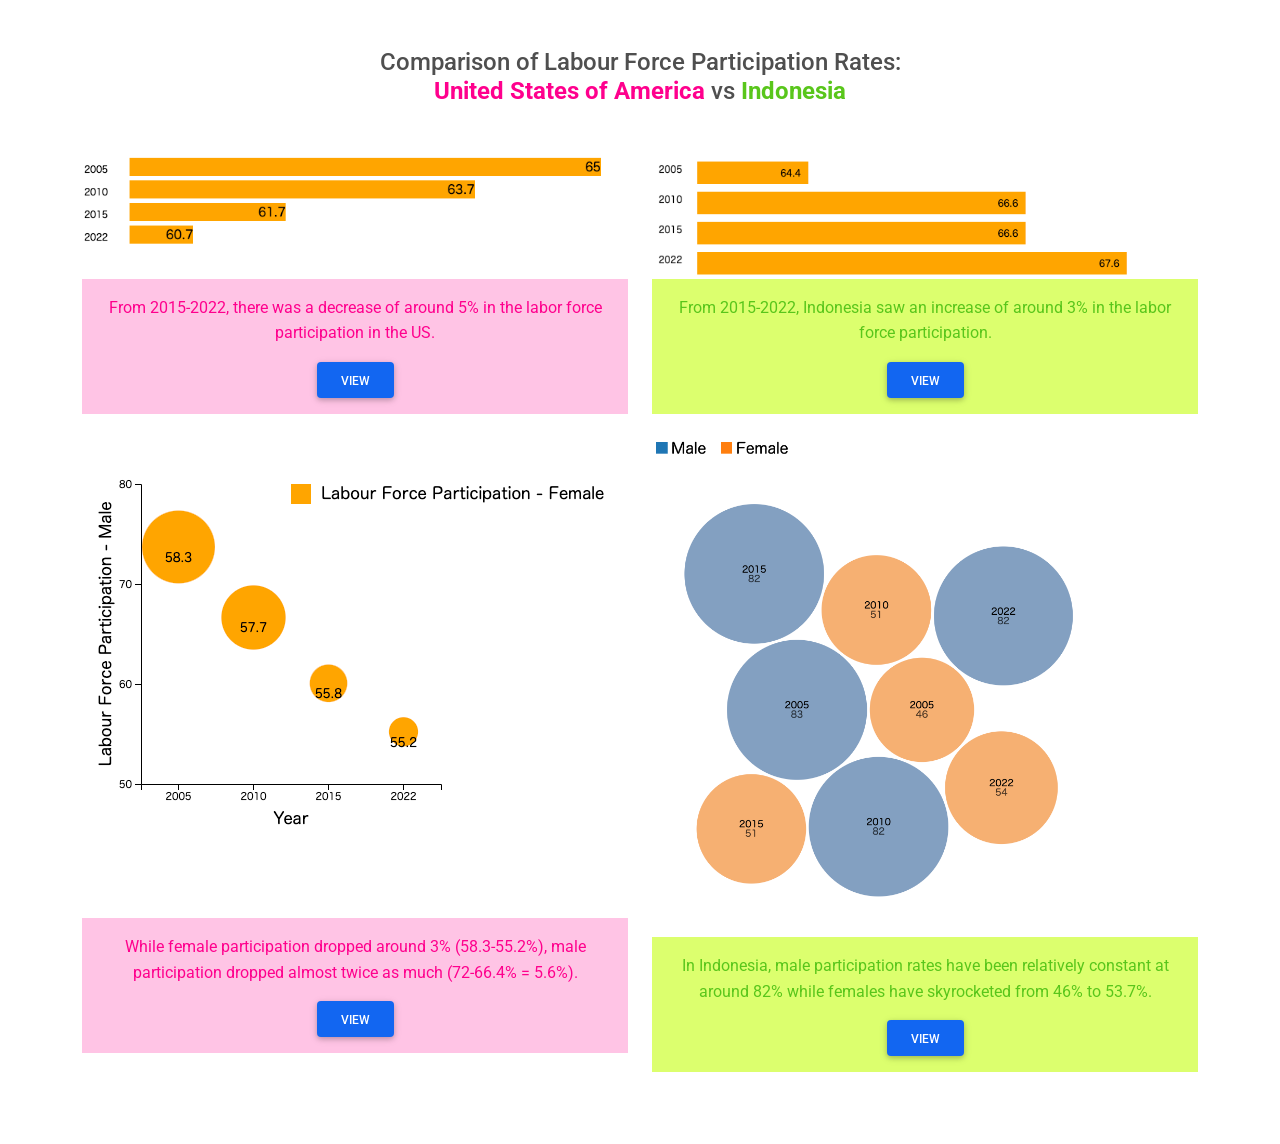
<file: index.html>
<!DOCTYPE html>
<html lang="en">
<head>
    <meta charset="UTF-8" />
    <meta name="viewport" content="width=device-width, initial-scale=1, shrink-to-fit=no" />
    <meta http-equiv="x-ua-compatible" content="ie=edge" />
    <title>Labour Force Comparison</title>
    <!-- Font Awesome -->
    <link rel="stylesheet" href="https://use.fontawesome.com/releases/v5.11.2/css/all.css" />
    <!-- Google Fonts Roboto -->
    <link rel="stylesheet" href="https://fonts.googleapis.com/css2?family=Roboto:wght@300;400;500;700&display=swap" />
    <!-- MDB -->
    <link rel="stylesheet" href="css/mdb.min.css" />
    <!-- Custom styles -->
    <link rel="stylesheet" href="css/style.css" />
</head>
<body>
  <!--Main layout-->
  <main class="my-5">
    <div class="container">
      <!--Section: Content-->
      <section class="text-center">
        <h4 class="mb-5">
          Comparison of Labour Force Participation Rates:<br>
          <strong style="color: rgba(255, 0, 141, 1);">United States of America</strong> 
            vs <strong style="color: rgba(89, 198, 27, 1)">Indonesia</strong></h4>
        <div class="row">
          <div class="col-lg-6 mb-4">
            <div class="card1">
              <div class="bg-image hover-overlay ripple" data-mdb-ripple-color="light">
                <img src="img/div_bars.png" class="img-fluid" />
                <a href="#!">
                  <div class="mask" style="background-color: rgba(251, 251, 251, 0.15);"></div>
                </a>
              </div>
              <div class="card-body">
                <!-- <h5 class="card-title">Labour force participation - Total</h5> -->
                <p class="card-text">
                  From 2015-2022, there was a decrease of around 5% in the labor force participation in the US.
                </p>
                <a href="html/div_bars.html" class="btn btn-primary">View</a>
              </div>
            </div>
          </div>

          <div class="col-lg-6 mb-4">
            <div class="card2">
              <div class="bg-image hover-overlay ripple" data-mdb-ripple-color="light">
                <img src="img/svg_bars.png" class="img-fluid" />
                <a href="#!">
                  <div class="mask" style="background-color: rgba(251, 251, 251, 0.15);"></div>
                </a>
              </div>
              <div class="card-body">
                <!-- <h5 class="card-title">Labour force participation - Total</h5> -->
                <p class="card-text">
                  From 2015-2022, Indonesia saw an increase of around 3% in the labor force participation.
                </p>
                <a href="html/svg_bars.html" class="btn btn-primary">View</a>
              </div>
            </div>
          </div>
        </div>

        <div class="row">
          <div class="col-lg-6 mb-4">
            <div class="card3">
              <div class="bg-image hover-overlay ripple" data-mdb-ripple-color="light">
                <img src="img/bubble_chart.png" class="img-fluid" />
                <a href="#!">
                  <div class="mask" style="background-color: rgba(251, 251, 251, 0.15);"></div>
                </a>
              </div>
              <div class="card-body">
                <!-- <h5 class="card-title">Labour force participation - Male vs Female</h5> -->
                <p class="card-text">
                  While female participation dropped around 3% (58.3-55.2%), male participation dropped almost twice as much (72-66.4% = 5.6%).
                </p>
                <a href="html/bubble_chart.html" class="btn btn-primary">View</a>
              </div>
            </div>
          </div>

          <div class="col-lg-6 mb-4">
            <div class="card4">
              <div class="bg-image hover-overlay ripple" data-mdb-ripple-color="light">
                <img src="img/bubble_cloud.png" class="img-fluid" />
                <a href="#!">
                  <div class="mask" style="background-color: rgba(251, 251, 251, 0.15);"></div>
                </a>
              </div>
              <div class="card-body">
                <!-- <h5 class="card-title">Labour force participation - Male vs Female</h5> -->
                <p class="card-text">
                  In Indonesia, male participation rates have been relatively constant at around 82% while females have skyrocketed from 46% to 53.7%.
                </p>
                <a href="html/bubble_cloud.html" class="btn btn-primary">View</a>
              </div>
            </div>
          </div>
        </div>
      </section>
      <!--Section: Content-->
    </div>
  </main>
  <!--Main layout-->

    <!-- MDB -->
    <script type="text/javascript" src="js/mdb.min.js"></script>
</body>
</html>
</file>
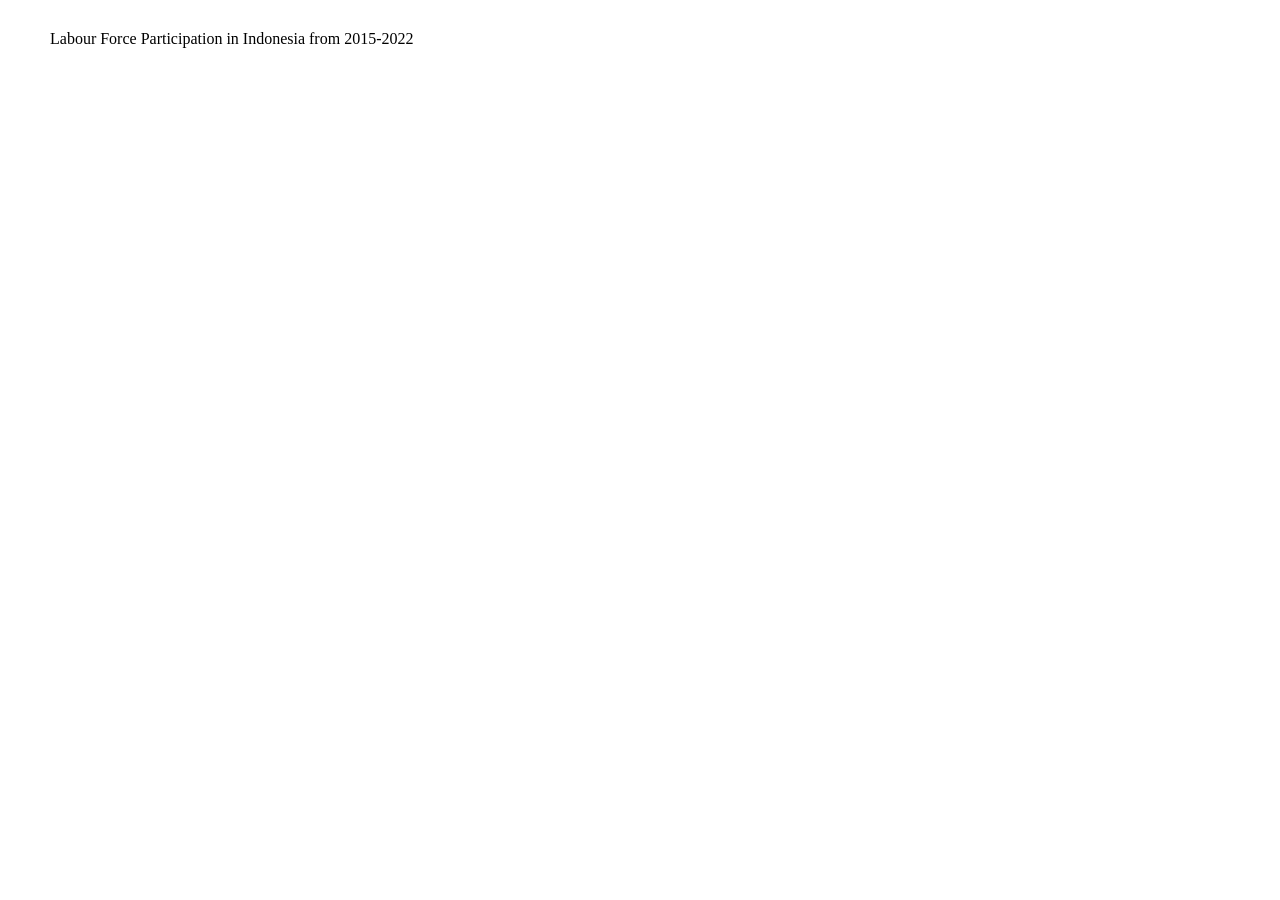
<file: html/bubble_cloud.html>
<!DOCTYPE html>
<html lang="en">
<head>
  <meta charset="UTF-8">
  <style>
    /* Simple reset and styling */
    html,body,div,span,applet,object,iframe,h1,h2,
    h3,h4,h5,h6,p,blockquote,pre,a,abbr,acronym,
    address,big,cite,code,del,dfn,em,img,ins,kbd,q,
    s,samp,small,strike,strong,sub,sup,tt,var,b,u,
    i,center,dl,dt,dd,ol,ul,li,fieldset,form,label,
    legend,table,caption,tbody,tfoot,thead,tr,th,
    td,article,aside,canvas,details,embed,figure,
    figcaption,footer,header,hgroup,menu,nav,
    output,ruby,section,summary,time,mark,audio,
    video
    {
      margin:0;
      padding:0;
      border:0;
      font-size:100%;
      font: inherit;
      vertical-align: baseline;
    }

    #legend {
      margin-left: 30px;
      margin-top: 30px;
    }

    #description {
      margin-left: 50px;
      margin-top: 30px;
    }
  </style>
  <script src="https://d3js.org/d3.v7.min.js"></script>
</head>
<body>
  <div id="legend"></div> 
  <div id="viz"></div>
  <div id="description" class="container">
    <strong>Labour Force Participation in Indonesia from 2015-2022</strong>
  </div>

  <script>
    data = [
      { id: "un.Male.2005", value: 82.9 },
      { id: "un.Female.2005", value: 46 },
      { id: "un.Male.2010", value: 82.3 },
      { id: "un.Female.2010", value: 50.9 },
      { id: "un.Male.2015", value: 82.4 },
      { id: "un.Female.2015", value: 50.7 },
      { id: "un.Male.2022", value: 81.6 },
      { id: "un.Female.2022", value: 53.7 }
    ]

    const swatchcolor = d3.scaleOrdinal()
                        .domain(["Male", "Female"])
                        .range(d3.schemeCategory10)

    const swatchmargin = {top: 20, right: 30, bottom: 30, left: 40}

    // Create the legend manually
    const legendContainer = document.getElementById('legend');
    legendContainer.innerHTML = createLegend(swatchcolor);

    // Specify the dimensions of the chart.
    const width = 500;
    const height = width;
    const margin = 1; // to avoid clipping the root circle stroke
    const name = d => d.id.split(".").pop(); // "Strings" of "flare.util.Strings"
    const group = d => d.id.split(".")[1]; // "util" of "flare.util.Strings"
    const names = d => name(d).split(/(?=[A-Z][a-z])|\s+/g); // ["Legend", "Item"] of "flare.vis.legend.LegendItems"

    // Specify the number format for values.
    const format = d3.format(",d");

    // Create a categorical color scale.
    const color = d3.scaleOrdinal(d3.schemeTableau10);

    // Create the pack layout.
    const pack = d3.pack()
        .size([width - margin * 2, height - margin * 2])
        .padding(3);

    // Compute the hierarchy from the (flat) data; expose the values
    // for each node; lastly apply the pack layout.
    const root = pack(d3.hierarchy({children: data})
        .sum(d => d.value));

    // Create the SVG container.
    const svg = d3.select('#viz')
        .append('svg')
        .attr("width", width)
        .attr("height", height)
        .attr("viewBox", [-margin, -margin, width, height])
        .attr("style", "max-width: 100%; height: auto; font: 10px sans-serif;")
        .attr("text-anchor", "middle");

    // Place each (leaf) node according to the layout’s x and y values.
    const node = svg.append("g")
      .selectAll()
      .data(root.leaves())
      .join("g")
        .attr("transform", d => `translate(${d.x},${d.y})`);

    // Add a title.
    node.append("title")
        .text(d => `${d.data.id}\n${format(d.value)}`);

    // Add a filled circle.
    node.append("circle")
        .attr("fill-opacity", 0.7)
        .attr("fill", d => color(group(d.data)))
        .attr("r", d => d.r);

    // Add a label.
    const text = node.append("text")
        .attr("clip-path", d => `circle(${d.r})`);

    // Add a tspan for each CamelCase-separated word.
    text.selectAll()
      .data(d => names(d.data))
      .join("tspan")
        .attr("x", 0)
        .attr("y", (d, i, nodes) => `${i - nodes.length / 2 + 0.35}em`)
        .text(d => d);

    // Add a tspan for the node’s value.
    text.append("tspan")
        .attr("x", 0)
        .attr("y", d => `${names(d.data).length / 2 + 0.35}em`)
        .attr("fill-opacity", 0.7)
        .text(d => format(d.value));

    // Function to create the legend HTML
    function createLegend(colorScale) {
      const domain = colorScale.domain();
      let html = '<div style="display: flex; flex-wrap: wrap;">';
      domain.forEach((item, index) => {
        html += `<div style="display: flex; align-items: center; margin-right: 16px;">
          <div style="width: 12px; height: 12px; background-color: ${colorScale(item)}; margin-right: 4px;"></div>
          <div>${item}</div>
        </div>`;
      });
      html += '</div>';
      return html;
    }
  </script>  
</body>
</html>
</file>
<file: css/style.css>
.card1 .card-body {
  background-color: rgba(255, 0, 141, 0.23);
  color: rgba(255, 0, 141, 1);
}

.card3 .card-body {
  background-color: rgba(255, 0, 141, 0.23);
  color: rgba(255, 0, 141, 1);
}

.card2 .card-body {
  background-color: rgba(194, 255, 0, 0.57);
  color: rgba(89, 198, 27, 1);
}

.card4 .card-body {
  background-color: rgba(194, 255, 0, 0.57);
  color: rgba(89, 198, 27, 1);
}
</file>
